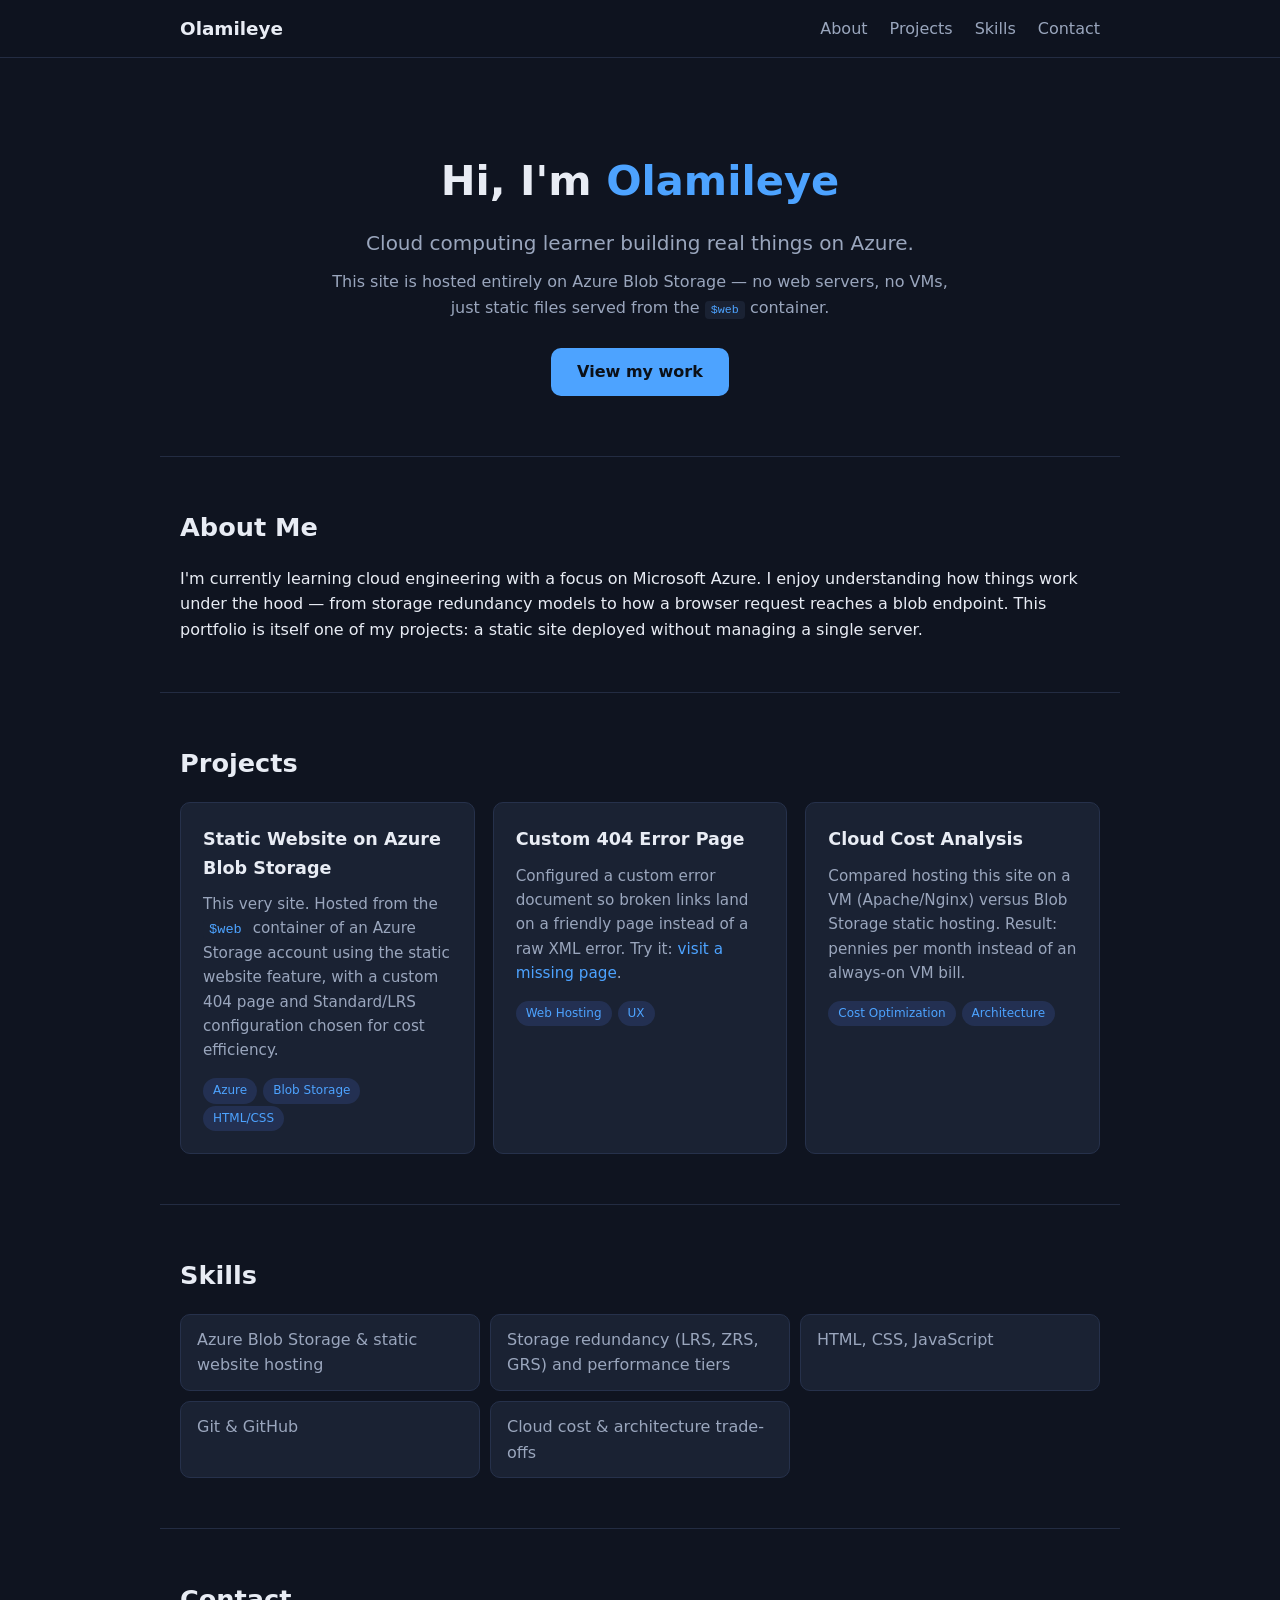
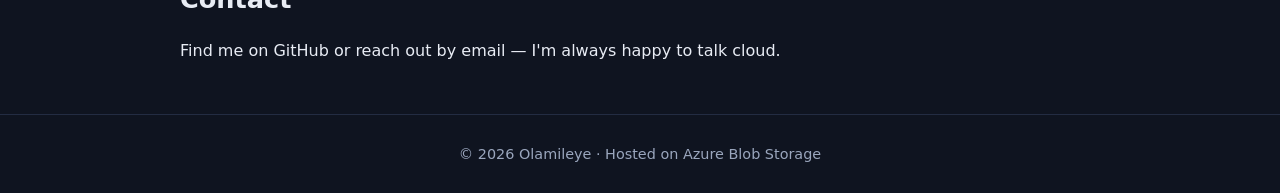
<file: index.html>
<!DOCTYPE html>
<html lang="en">
<head>
  <meta charset="UTF-8" />
  <meta name="viewport" content="width=device-width, initial-scale=1.0" />
  <title>Olamileye | Portfolio</title>
  <meta name="description" content="Personal portfolio of Olamileye - cloud computing learner and builder." />
  <link rel="stylesheet" href="styles.css" />
</head>
<body>
  <header class="site-header">
    <nav class="nav">
      <span class="logo">Olamileye</span>
      <ul class="nav-links">
        <li><a href="#about">About</a></li>
        <li><a href="#projects">Projects</a></li>
        <li><a href="#skills">Skills</a></li>
        <li><a href="#contact">Contact</a></li>
      </ul>
    </nav>
  </header>

  <main>
    <section class="hero">
      <h1>Hi, I'm <span class="accent">Olamileye</span></h1>
      <p class="tagline">Cloud computing learner building real things on Azure.</p>
      <p class="hero-sub">This site is hosted entirely on Azure Blob Storage &mdash; no web servers, no VMs, just static files served from the <code>$web</code> container.</p>
      <a class="btn" href="#projects">View my work</a>
    </section>

    <section id="about" class="section">
      <h2>About Me</h2>
      <p>
        I'm currently learning cloud engineering with a focus on Microsoft Azure.
        I enjoy understanding how things work under the hood &mdash; from storage redundancy
        models to how a browser request reaches a blob endpoint. This portfolio is
        itself one of my projects: a static site deployed without managing a single server.
      </p>
    </section>

    <section id="projects" class="section">
      <h2>Projects</h2>
      <div class="cards">
        <article class="card">
          <h3>Static Website on Azure Blob Storage</h3>
          <p>This very site. Hosted from the <code>$web</code> container of an Azure Storage
          account using the static website feature, with a custom 404 page and
          Standard/LRS configuration chosen for cost efficiency.</p>
          <span class="tag">Azure</span><span class="tag">Blob Storage</span><span class="tag">HTML/CSS</span>
        </article>
        <article class="card">
          <h3>Custom 404 Error Page</h3>
          <p>Configured a custom error document so broken links land on a friendly page
          instead of a raw XML error. Try it: <a href="/this-page-does-not-exist">visit a missing page</a>.</p>
          <span class="tag">Web Hosting</span><span class="tag">UX</span>
        </article>
        <article class="card">
          <h3>Cloud Cost Analysis</h3>
          <p>Compared hosting this site on a VM (Apache/Nginx) versus Blob Storage static
          hosting. Result: pennies per month instead of an always-on VM bill.</p>
          <span class="tag">Cost Optimization</span><span class="tag">Architecture</span>
        </article>
      </div>
    </section>

    <section id="skills" class="section">
      <h2>Skills</h2>
      <ul class="skills-list">
        <li>Azure Blob Storage &amp; static website hosting</li>
        <li>Storage redundancy (LRS, ZRS, GRS) and performance tiers</li>
        <li>HTML, CSS, JavaScript</li>
        <li>Git &amp; GitHub</li>
        <li>Cloud cost &amp; architecture trade-offs</li>
      </ul>
    </section>

    <section id="contact" class="section">
      <h2>Contact</h2>
      <p>Find me on GitHub or reach out by email &mdash; I'm always happy to talk cloud.</p>
    </section>
  </main>

  <footer class="site-footer">
    <p>&copy; <span id="year"></span> Olamileye &middot; Hosted on Azure Blob Storage</p>
  </footer>

  <script src="main.js"></script>
</body>
</html>
</file>
<file: styles.css>
:root {
  --bg: #0f1420;
  --surface: #1a2233;
  --text: #e8ecf4;
  --muted: #9aa6bd;
  --accent: #4da3ff;
  --radius: 10px;
}

* { margin: 0; padding: 0; box-sizing: border-box; }

body {
  font-family: 'Segoe UI', system-ui, -apple-system, sans-serif;
  background: var(--bg);
  color: var(--text);
  line-height: 1.6;
}

a { color: var(--accent); text-decoration: none; }
a:hover { text-decoration: underline; }

code {
  background: var(--surface);
  padding: 2px 6px;
  border-radius: 4px;
  font-size: 0.9em;
  color: var(--accent);
}

.site-header {
  position: sticky;
  top: 0;
  background: rgba(15, 20, 32, 0.92);
  backdrop-filter: blur(6px);
  border-bottom: 1px solid #232c42;
  z-index: 10;
}

.nav {
  max-width: 960px;
  margin: 0 auto;
  padding: 14px 20px;
  display: flex;
  justify-content: space-between;
  align-items: center;
}

.logo { font-weight: 700; font-size: 1.15rem; }

.nav-links {
  display: flex;
  gap: 22px;
  list-style: none;
}

.nav-links a { color: var(--muted); }
.nav-links a:hover { color: var(--text); text-decoration: none; }

.hero {
  max-width: 960px;
  margin: 0 auto;
  padding: 90px 20px 60px;
  text-align: center;
}

.hero h1 { font-size: 2.6rem; margin-bottom: 12px; }
.accent { color: var(--accent); }
.tagline { font-size: 1.25rem; color: var(--muted); margin-bottom: 10px; }
.hero-sub { max-width: 620px; margin: 0 auto 28px; color: var(--muted); }

.btn {
  display: inline-block;
  background: var(--accent);
  color: #0b1018;
  font-weight: 600;
  padding: 11px 26px;
  border-radius: var(--radius);
}
.btn:hover { text-decoration: none; opacity: 0.9; }

.section {
  max-width: 960px;
  margin: 0 auto;
  padding: 50px 20px;
  border-top: 1px solid #232c42;
}

.section h2 { margin-bottom: 18px; font-size: 1.6rem; }

.cards {
  display: grid;
  grid-template-columns: repeat(auto-fit, minmax(260px, 1fr));
  gap: 18px;
}

.card {
  background: var(--surface);
  border: 1px solid #26314b;
  border-radius: var(--radius);
  padding: 22px;
}

.card h3 { margin-bottom: 10px; font-size: 1.1rem; }
.card p { color: var(--muted); font-size: 0.95rem; margin-bottom: 14px; }

.tag {
  display: inline-block;
  background: #233052;
  color: var(--accent);
  font-size: 0.75rem;
  padding: 3px 10px;
  border-radius: 999px;
  margin-right: 6px;
}

.skills-list {
  list-style: none;
  display: grid;
  grid-template-columns: repeat(auto-fit, minmax(240px, 1fr));
  gap: 10px;
}

.skills-list li {
  background: var(--surface);
  border: 1px solid #26314b;
  border-radius: var(--radius);
  padding: 12px 16px;
  color: var(--muted);
}

.site-footer {
  border-top: 1px solid #232c42;
  padding: 28px 20px;
  text-align: center;
  color: var(--muted);
  font-size: 0.9rem;
}

.error-page {
  min-height: 100vh;
  display: flex;
  flex-direction: column;
  justify-content: center;
  align-items: center;
  text-align: center;
  padding: 20px;
  gap: 12px;
}

.error-code {
  font-size: 6rem;
  color: var(--accent);
  line-height: 1;
}

@media (max-width: 600px) {
  .hero h1 { font-size: 2rem; }
  .nav-links { gap: 14px; }
}
</file>
